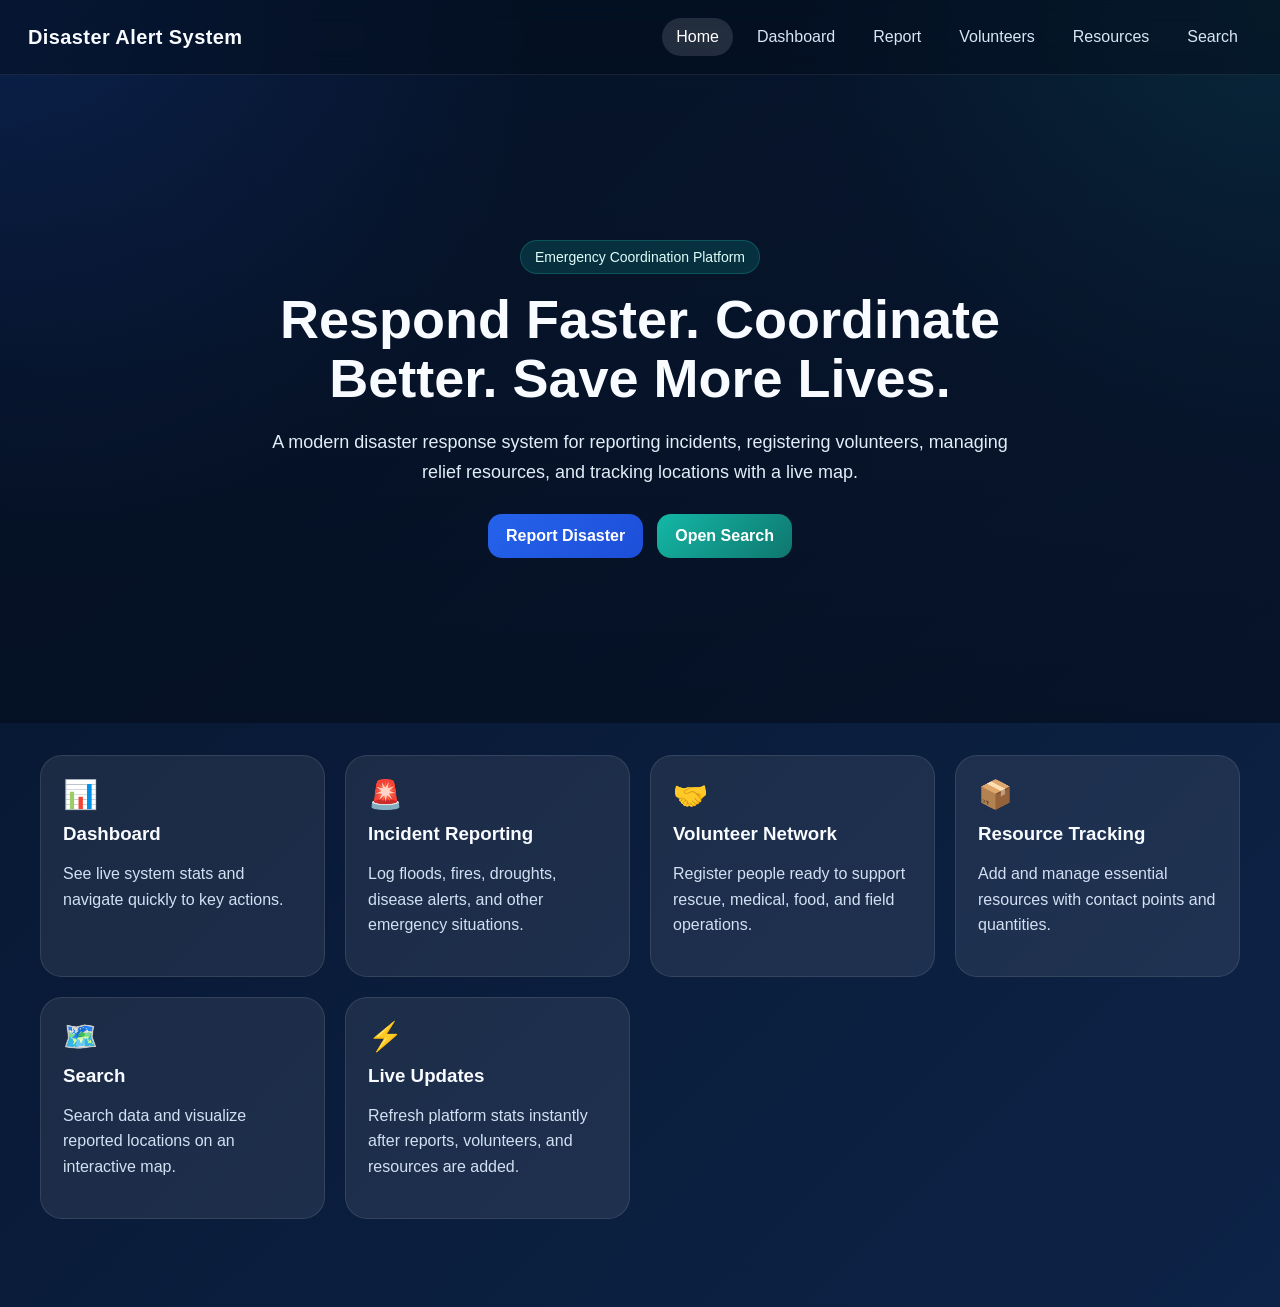
<file: frontend/index.html>
<!DOCTYPE html>
<html lang="en">
<head>
  <meta charset="UTF-8" />
  <meta name="viewport" content="width=device-width, initial-scale=1.0" />
  <title>Disaster Alert System</title>


<style>
:root {
  --bg: #06152d;
  --bg2: #0d2347;
  --panel: rgba(255, 255, 255, 0.08);
  --panel-border: rgba(255, 255, 255, 0.12);
  --text: #f8fbff;
  --muted: #d2e0f2;
  --blue: #1d4ed8;
  --blue2: #2563eb;
  --teal: #0f766e;
  --teal2: #14b8a6;
  --orange: #c2410c;
  --orange2: #f97316;
  --shadow: 0 20px 60px rgba(0, 0, 0, 0.3);
}
* { box-sizing: border-box; }
body {
  margin: 0;
  font-family: Arial, sans-serif;
  color: var(--text);
  background:
    radial-gradient(circle at top left, rgba(37, 99, 235, 0.35), transparent 30%),
    radial-gradient(circle at top right, rgba(20, 184, 166, 0.2), transparent 26%),
    linear-gradient(135deg, var(--bg), var(--bg2));
  min-height: 100vh;
}
a { text-decoration: none; color: inherit; }
.navbar {
  position: sticky;
  top: 0;
  z-index: 100;
  padding: 18px 28px;
  display: flex;
  justify-content: space-between;
  align-items: center;
  gap: 18px;
  background: rgba(4, 13, 29, 0.72);
  backdrop-filter: blur(14px);
  border-bottom: 1px solid rgba(255, 255, 255, 0.08);
}
.logo { font-size: 20px; font-weight: 700; letter-spacing: 0.4px; }
.nav-links { display: flex; flex-wrap: wrap; gap: 10px; }
.nav-links a {
  padding: 10px 14px;
  border-radius: 999px;
  color: #d9e6f7;
  transition: 0.2s ease;
}
.nav-links a:hover, .nav-links a.active {
  background: rgba(255, 255, 255, 0.12);
  color: white;
}
.hero-section {
  position: relative;
  min-height: 72vh;
  display: flex;
  align-items: center;
  justify-content: center;
  overflow: hidden;
  background:
    linear-gradient(rgba(4, 13, 29, 0.45), rgba(4, 13, 29, 0.7)),
    url('https://images.unsplash.com/photo-1527489377706-5bf97e608852?auto=format&fit=crop&w=1500&q=80') center/cover no-repeat;
}
.hero-content {
  position: relative;
  z-index: 2;
  max-width: 920px;
  text-align: center;
  padding: 24px;
}
.badge {
  display: inline-block;
  margin-bottom: 16px;
  padding: 8px 14px;
  border-radius: 999px;
  background: rgba(20, 184, 166, 0.18);
  border: 1px solid rgba(20, 184, 166, 0.28);
  color: #dffdfa;
  font-size: 14px;
}
.hero-content h1 {
  margin: 0 0 18px;
  font-size: 54px;
  line-height: 1.1;
}
.hero-content p {
  margin: 0 auto 26px;
  max-width: 760px;
  color: #e3edf9;
  font-size: 18px;
  line-height: 1.7;
}
.hero-actions {
  display: flex;
  gap: 14px;
  justify-content: center;
  flex-wrap: wrap;
}
.page-header {
  min-height: 230px;
  display: flex;
  align-items: center;
  justify-content: center;
  padding: 28px 20px;
  text-align: center;
  background: linear-gradient(135deg, rgba(29, 78, 216, 0.32), rgba(20, 184, 166, 0.16));
}
.page-header.compact { min-height: 180px; }
.page-header-content { max-width: 820px; }
.page-header h1 {
  margin: 0 0 12px;
  font-size: 42px;
}
.page-header p {
  margin: 0;
  color: #deebfb;
  font-size: 17px;
  line-height: 1.7;
}
.report-bg { background: linear-gradient(135deg, rgba(217, 70, 239, 0.18), rgba(37, 99, 235, 0.25)); }
.volunteer-bg { background: linear-gradient(135deg, rgba(20, 184, 166, 0.25), rgba(37, 99, 235, 0.18)); }
.resource-bg { background: linear-gradient(135deg, rgba(249, 115, 22, 0.2), rgba(29, 78, 216, 0.22)); }
.search-bg { background: linear-gradient(135deg, rgba(16, 185, 129, 0.18), rgba(59, 130, 246, 0.2)); }
.container {
  width: min(1200px, calc(100% - 40px));
  margin: 0 auto;
  padding: 32px 0 60px;
}
.container.narrow { width: min(800px, calc(100% - 40px)); }
.panel {
  background: var(--panel);
  border: 1px solid var(--panel-border);
  border-radius: 24px;
  padding: 24px;
  box-shadow: var(--shadow);
  backdrop-filter: blur(12px);
}
.form-panel { padding: 28px; }
.panel h2, .panel h3 { margin-top: 0; }
.panel-subtitle { color: var(--muted); margin-top: 6px; }
.top-actions, .feature-grid, .split-grid, .results-layout, .nav-cards {
  display: grid;
  gap: 20px;
}
.top-actions, .feature-grid {
  grid-template-columns: repeat(auto-fit, minmax(240px, 1fr));
  margin-bottom: 28px;
}
.split-grid {
  grid-template-columns: 1fr 1fr;
  margin-top: 28px;
}
.results-layout {
  grid-template-columns: repeat(auto-fit, minmax(280px, 1fr));
  margin-top: 24px;
}
.action-card, .feature-card, .mini-nav-card {
  background: rgba(255, 255, 255, 0.08);
  border: 1px solid rgba(255,255,255,0.1);
  border-radius: 22px;
  padding: 22px;
  transition: transform 0.2s ease, background 0.2s ease;
}
.action-card:hover, .feature-card:hover, .mini-nav-card:hover {
  transform: translateY(-4px);
  background: rgba(255, 255, 255, 0.12);
}
.feature-icon { font-size: 28px; margin-bottom: 12px; }
.action-card h3, .feature-card h3 { margin: 0 0 10px; }
.action-card p, .feature-card p, .mini-nav-card, .nice-list li {
  color: var(--muted);
  line-height: 1.6;
}
.stats-grid {
  display: grid;
  grid-template-columns: repeat(3, 1fr);
  gap: 18px;
}
.stat-card {
  padding: 24px;
  border-radius: 22px;
  color: white;
}
.stat-card span { display: block; margin-bottom: 10px; opacity: 0.9; }
.stat-card h3 { font-size: 44px; margin: 0; }
.stat-card.blue { background: linear-gradient(135deg, var(--blue), var(--blue2)); }
.stat-card.teal { background: linear-gradient(135deg, var(--teal), var(--teal2)); }
.stat-card.orange { background: linear-gradient(135deg, var(--orange), var(--orange2)); }
.panel-header {
  display: flex;
  justify-content: space-between;
  gap: 20px;
  align-items: center;
  margin-bottom: 18px;
}
.btn {
  border: none;
  padding: 13px 18px;
  border-radius: 14px;
  font-weight: 700;
  cursor: pointer;
  transition: 0.2s ease;
  display: inline-flex;
  align-items: center;
  justify-content: center;
}
.btn.primary {
  background: linear-gradient(135deg, var(--blue2), var(--blue));
  color: white;
}
.btn.secondary {
  background: linear-gradient(135deg, var(--teal2), var(--teal));
  color: white;
}
.btn:hover {
  transform: translateY(-1px);
  filter: brightness(1.05);
}
.full-width { width: 100%; }
.location-status {
  margin-bottom: 20px;
  padding: 12px 16px;
  border-radius: 14px;
  background: rgba(20, 184, 166, 0.14);
  color: #ddfffb;
  border: 1px solid rgba(20, 184, 166, 0.22);
}
.form-layout { display: grid; gap: 18px; }
.input-group { display: grid; gap: 8px; }
label { font-weight: 600; color: #edf5ff; }
input, textarea, select {
  width: 100%;
  padding: 14px 16px;
  border-radius: 16px;
  border: 1px solid rgba(255,255,255,0.12);
  background: rgba(255,255,255,0.07);
  color: white;
  font-size: 15px;
  outline: none;
}
select { color: white; }
option { color: black; }
input::placeholder, textarea::placeholder { color: #b7c8e0; }
.search-form-row {
  display: grid;
  grid-template-columns: 1fr 1fr auto;
  gap: 18px;
  align-items: end;
}
.search-button-wrap { display: flex; align-items: end; }
.map-panel { margin-top: 24px; }
#map {
  width: 100%;
  height: 460px;
  border-radius: 18px;
  overflow: hidden;
  margin-top: 12px;
}
.results-box {
  display: grid;
  gap: 14px;
  max-height: 520px;
  overflow: auto;
  padding-right: 4px;
}
.result-card {
  background: rgba(255,255,255,0.06);
  border: 1px solid rgba(255,255,255,0.1);
  border-radius: 18px;
  padding: 16px;
}
.result-card h4 { margin: 0 0 10px; color: white; }
.result-card p {
  margin: 6px 0;
  color: #d6e4f6;
  line-height: 1.5;
  word-break: break-word;
}
.empty-state { color: var(--muted); font-style: italic; }
.nice-list {
  margin: 0;
  padding-left: 18px;
  display: grid;
  gap: 10px;
}
@media (max-width: 980px) {
  .stats-grid, .split-grid, .search-form-row { grid-template-columns: 1fr; }
  .panel-header, .navbar { flex-direction: column; align-items: flex-start; }
  .hero-content h1 { font-size: 38px; }
}
@media (max-width: 640px) {
  .container { width: min(100% - 24px, 1200px); }
  .hero-content h1, .page-header h1 { font-size: 30px; }
  .nav-links { gap: 6px; }
  .nav-links a { padding: 8px 10px; font-size: 14px; }
}
</style>

</head>
<body data-page="home">
  <nav class="navbar">
    <div class="logo">Disaster Alert System</div>
    <div class="nav-links">
      <a href="index.html" class="active">Home</a>
      <a href="dashboard.html">Dashboard</a>
      <a href="report.html">Report</a>
      <a href="volunteer.html">Volunteers</a>
      <a href="resource.html">Resources</a>
      <a href="search.html">Search</a>
    </div>
  </nav>

  <header class="hero-section">
    <div class="hero-content">
      <span class="badge">Emergency Coordination Platform</span>
      <h1>Respond Faster. Coordinate Better. Save More Lives.</h1>
      <p>
        A modern disaster response system for reporting incidents, registering volunteers,
        managing relief resources, and tracking locations with a live map.
      </p>
      <div class="hero-actions">
        <a href="report.html" class="btn primary">Report Disaster</a>
        <a href="search.html" class="btn secondary">Open Search</a>
      </div>
    </div>
  </header>

  <main class="container">
    <section class="feature-grid">
      <a href="dashboard.html" class="feature-card">
        <div class="feature-icon">📊</div>
        <h3>Dashboard</h3>
        <p>See live system stats and navigate quickly to key actions.</p>
      </a>

      <a href="report.html" class="feature-card">
        <div class="feature-icon">🚨</div>
        <h3>Incident Reporting</h3>
        <p>Log floods, fires, droughts, disease alerts, and other emergency situations.</p>
      </a>

      <a href="volunteer.html" class="feature-card">
        <div class="feature-icon">🤝</div>
        <h3>Volunteer Network</h3>
        <p>Register people ready to support rescue, medical, food, and field operations.</p>
      </a>

      <a href="resource.html" class="feature-card">
        <div class="feature-icon">📦</div>
        <h3>Resource Tracking</h3>
        <p>Add and manage essential resources with contact points and quantities.</p>
      </a>

      <a href="search.html" class="feature-card">
        <div class="feature-icon">🗺️</div>
        <h3>Search</h3>
        <p>Search data and visualize reported locations on an interactive map.</p>
      </a>

      <a href="dashboard.html" class="feature-card">
        <div class="feature-icon">⚡</div>
        <h3>Live Updates</h3>
        <p>Refresh platform stats instantly after reports, volunteers, and resources are added.</p>
      </a>
    </section>
  </main>
</body>
</html>
</file>
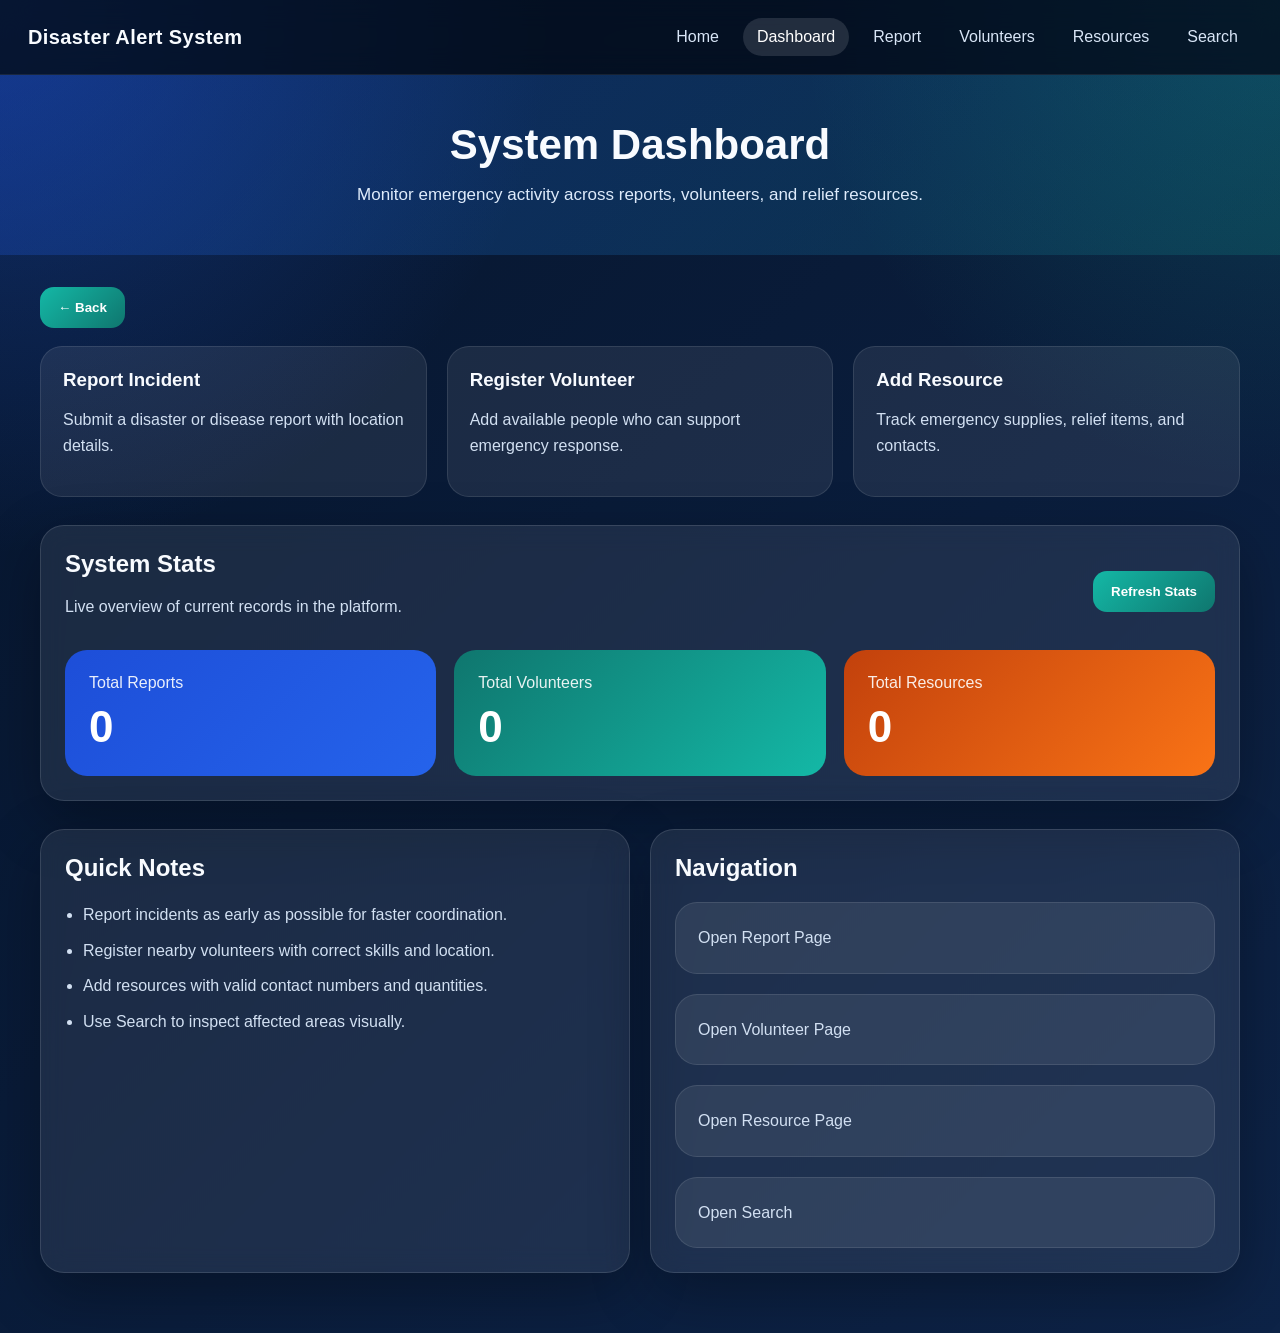
<file: frontend/dashboard.html>
<!DOCTYPE html>
<html lang="en">
<head>
  <meta charset="UTF-8" />
  <meta name="viewport" content="width=device-width, initial-scale=1.0" />
  <title>Dashboard | Disaster Alert System</title>


<style>
:root {
  --bg: #06152d;
  --bg2: #0d2347;
  --panel: rgba(255, 255, 255, 0.08);
  --panel-border: rgba(255, 255, 255, 0.12);
  --text: #f8fbff;
  --muted: #d2e0f2;
  --blue: #1d4ed8;
  --blue2: #2563eb;
  --teal: #0f766e;
  --teal2: #14b8a6;
  --orange: #c2410c;
  --orange2: #f97316;
  --shadow: 0 20px 60px rgba(0, 0, 0, 0.3);
}
* { box-sizing: border-box; }
body {
  margin: 0;
  font-family: Arial, sans-serif;
  color: var(--text);
  background:
    radial-gradient(circle at top left, rgba(37, 99, 235, 0.35), transparent 30%),
    radial-gradient(circle at top right, rgba(20, 184, 166, 0.2), transparent 26%),
    linear-gradient(135deg, var(--bg), var(--bg2));
  min-height: 100vh;
}
a { text-decoration: none; color: inherit; }
.navbar {
  position: sticky;
  top: 0;
  z-index: 100;
  padding: 18px 28px;
  display: flex;
  justify-content: space-between;
  align-items: center;
  gap: 18px;
  background: rgba(4, 13, 29, 0.72);
  backdrop-filter: blur(14px);
  border-bottom: 1px solid rgba(255, 255, 255, 0.08);
}
.logo { font-size: 20px; font-weight: 700; letter-spacing: 0.4px; }
.nav-links { display: flex; flex-wrap: wrap; gap: 10px; }
.nav-links a {
  padding: 10px 14px;
  border-radius: 999px;
  color: #d9e6f7;
  transition: 0.2s ease;
}
.nav-links a:hover, .nav-links a.active {
  background: rgba(255, 255, 255, 0.12);
  color: white;
}
.hero-section {
  position: relative;
  min-height: 72vh;
  display: flex;
  align-items: center;
  justify-content: center;
  overflow: hidden;
  background:
    linear-gradient(rgba(4, 13, 29, 0.45), rgba(4, 13, 29, 0.7)),
    url('https://images.unsplash.com/photo-1527489377706-5bf97e608852?auto=format&fit=crop&w=1500&q=80') center/cover no-repeat;
}
.hero-content {
  position: relative;
  z-index: 2;
  max-width: 920px;
  text-align: center;
  padding: 24px;
}
.badge {
  display: inline-block;
  margin-bottom: 16px;
  padding: 8px 14px;
  border-radius: 999px;
  background: rgba(20, 184, 166, 0.18);
  border: 1px solid rgba(20, 184, 166, 0.28);
  color: #dffdfa;
  font-size: 14px;
}
.hero-content h1 {
  margin: 0 0 18px;
  font-size: 54px;
  line-height: 1.1;
}
.hero-content p {
  margin: 0 auto 26px;
  max-width: 760px;
  color: #e3edf9;
  font-size: 18px;
  line-height: 1.7;
}
.hero-actions {
  display: flex;
  gap: 14px;
  justify-content: center;
  flex-wrap: wrap;
}
.page-header {
  min-height: 230px;
  display: flex;
  align-items: center;
  justify-content: center;
  padding: 28px 20px;
  text-align: center;
  background: linear-gradient(135deg, rgba(29, 78, 216, 0.32), rgba(20, 184, 166, 0.16));
}
.page-header.compact { min-height: 180px; }
.page-header-content { max-width: 820px; }
.page-header h1 {
  margin: 0 0 12px;
  font-size: 42px;
}
.page-header p {
  margin: 0;
  color: #deebfb;
  font-size: 17px;
  line-height: 1.7;
}
.report-bg { background: linear-gradient(135deg, rgba(217, 70, 239, 0.18), rgba(37, 99, 235, 0.25)); }
.volunteer-bg { background: linear-gradient(135deg, rgba(20, 184, 166, 0.25), rgba(37, 99, 235, 0.18)); }
.resource-bg { background: linear-gradient(135deg, rgba(249, 115, 22, 0.2), rgba(29, 78, 216, 0.22)); }
.search-bg { background: linear-gradient(135deg, rgba(16, 185, 129, 0.18), rgba(59, 130, 246, 0.2)); }
.container {
  width: min(1200px, calc(100% - 40px));
  margin: 0 auto;
  padding: 32px 0 60px;
}
.container.narrow { width: min(800px, calc(100% - 40px)); }
.panel {
  background: var(--panel);
  border: 1px solid var(--panel-border);
  border-radius: 24px;
  padding: 24px;
  box-shadow: var(--shadow);
  backdrop-filter: blur(12px);
}
.form-panel { padding: 28px; }
.panel h2, .panel h3 { margin-top: 0; }
.panel-subtitle { color: var(--muted); margin-top: 6px; }
.top-actions, .feature-grid, .split-grid, .results-layout, .nav-cards {
  display: grid;
  gap: 20px;
}
.top-actions, .feature-grid {
  grid-template-columns: repeat(auto-fit, minmax(240px, 1fr));
  margin-bottom: 28px;
}
.split-grid {
  grid-template-columns: 1fr 1fr;
  margin-top: 28px;
}
.results-layout {
  grid-template-columns: repeat(auto-fit, minmax(280px, 1fr));
  margin-top: 24px;
}
.action-card, .feature-card, .mini-nav-card {
  background: rgba(255, 255, 255, 0.08);
  border: 1px solid rgba(255,255,255,0.1);
  border-radius: 22px;
  padding: 22px;
  transition: transform 0.2s ease, background 0.2s ease;
}
.action-card:hover, .feature-card:hover, .mini-nav-card:hover {
  transform: translateY(-4px);
  background: rgba(255, 255, 255, 0.12);
}
.feature-icon { font-size: 28px; margin-bottom: 12px; }
.action-card h3, .feature-card h3 { margin: 0 0 10px; }
.action-card p, .feature-card p, .mini-nav-card, .nice-list li {
  color: var(--muted);
  line-height: 1.6;
}
.stats-grid {
  display: grid;
  grid-template-columns: repeat(3, 1fr);
  gap: 18px;
}
.stat-card {
  padding: 24px;
  border-radius: 22px;
  color: white;
}
.stat-card span { display: block; margin-bottom: 10px; opacity: 0.9; }
.stat-card h3 { font-size: 44px; margin: 0; }
.stat-card.blue { background: linear-gradient(135deg, var(--blue), var(--blue2)); }
.stat-card.teal { background: linear-gradient(135deg, var(--teal), var(--teal2)); }
.stat-card.orange { background: linear-gradient(135deg, var(--orange), var(--orange2)); }
.panel-header {
  display: flex;
  justify-content: space-between;
  gap: 20px;
  align-items: center;
  margin-bottom: 18px;
}
.btn {
  border: none;
  padding: 13px 18px;
  border-radius: 14px;
  font-weight: 700;
  cursor: pointer;
  transition: 0.2s ease;
  display: inline-flex;
  align-items: center;
  justify-content: center;
}
.btn.primary {
  background: linear-gradient(135deg, var(--blue2), var(--blue));
  color: white;
}
.btn.secondary {
  background: linear-gradient(135deg, var(--teal2), var(--teal));
  color: white;
}
.btn:hover {
  transform: translateY(-1px);
  filter: brightness(1.05);
}
.full-width { width: 100%; }
.location-status {
  margin-bottom: 20px;
  padding: 12px 16px;
  border-radius: 14px;
  background: rgba(20, 184, 166, 0.14);
  color: #ddfffb;
  border: 1px solid rgba(20, 184, 166, 0.22);
}
.form-layout { display: grid; gap: 18px; }
.input-group { display: grid; gap: 8px; }
label { font-weight: 600; color: #edf5ff; }
input, textarea, select {
  width: 100%;
  padding: 14px 16px;
  border-radius: 16px;
  border: 1px solid rgba(255,255,255,0.12);
  background: rgba(255,255,255,0.07);
  color: white;
  font-size: 15px;
  outline: none;
}
select { color: white; }
option { color: black; }
input::placeholder, textarea::placeholder { color: #b7c8e0; }
.search-form-row {
  display: grid;
  grid-template-columns: 1fr 1fr auto;
  gap: 18px;
  align-items: end;
}
.search-button-wrap { display: flex; align-items: end; }
.map-panel { margin-top: 24px; }
#map {
  width: 100%;
  height: 460px;
  border-radius: 18px;
  overflow: hidden;
  margin-top: 12px;
}
.results-box {
  display: grid;
  gap: 14px;
  max-height: 520px;
  overflow: auto;
  padding-right: 4px;
}
.result-card {
  background: rgba(255,255,255,0.06);
  border: 1px solid rgba(255,255,255,0.1);
  border-radius: 18px;
  padding: 16px;
}
.result-card h4 { margin: 0 0 10px; color: white; }
.result-card p {
  margin: 6px 0;
  color: #d6e4f6;
  line-height: 1.5;
  word-break: break-word;
}
.empty-state { color: var(--muted); font-style: italic; }
.nice-list {
  margin: 0;
  padding-left: 18px;
  display: grid;
  gap: 10px;
}
@media (max-width: 980px) {
  .stats-grid, .split-grid, .search-form-row { grid-template-columns: 1fr; }
  .panel-header, .navbar { flex-direction: column; align-items: flex-start; }
  .hero-content h1 { font-size: 38px; }
}
@media (max-width: 640px) {
  .container { width: min(100% - 24px, 1200px); }
  .hero-content h1, .page-header h1 { font-size: 30px; }
  .nav-links { gap: 6px; }
  .nav-links a { padding: 8px 10px; font-size: 14px; }
}
</style>

</head>
<body data-page="dashboard">
  <nav class="navbar">
    <div class="logo">Disaster Alert System</div>
    <div class="nav-links">
      <a href="index.html">Home</a>
      <a href="dashboard.html" class="active">Dashboard</a>
      <a href="report.html">Report</a>
      <a href="volunteer.html">Volunteers</a>
      <a href="resource.html">Resources</a>
      <a href="search.html">Search</a>
    </div>
  </nav>

  <header class="page-header compact">
    <div class="page-header-content">
      <h1>System Dashboard</h1>
      <p>Monitor emergency activity across reports, volunteers, and relief resources.</p>
    </div>
  </header>

  <main class="container">
    <section class="top-actions">
      <a class="action-card" href="report.html">
        <h3>Report Incident</h3>
        <p>Submit a disaster or disease report with location details.</p>
      </a>
      <a class="action-card" href="volunteer.html">
        <h3>Register Volunteer</h3>
        <p>Add available people who can support emergency response.</p>
      </a>
      <a class="action-card" href="resource.html">
        <h3>Add Resource</h3>
        <p>Track emergency supplies, relief items, and contacts.</p>
      </a>
    </section>

    <section class="panel">
      <div class="panel-header">
        <div>
          <h2>System Stats</h2>
          <p class="panel-subtitle">Live overview of current records in the platform.</p>
        </div>
        <button id="refreshStatsBtn" class="btn secondary">Refresh Stats</button>
      </div>

      <div class="stats-grid">
        <div class="stat-card blue">
          <span>Total Reports</span>
          <h3 id="reportCount">0</h3>
        </div>
        <div class="stat-card teal">
          <span>Total Volunteers</span>
          <h3 id="volunteerCount">0</h3>
        </div>
        <div class="stat-card orange">
          <span>Total Resources</span>
          <h3 id="resourceCount">0</h3>
        </div>
      </div>
    </section>

    <section class="split-grid">
      <div class="panel">
        <h2>Quick Notes</h2>
        <ul class="nice-list">
          <li>Report incidents as early as possible for faster coordination.</li>
          <li>Register nearby volunteers with correct skills and location.</li>
          <li>Add resources with valid contact numbers and quantities.</li>
          <li>Use Search to inspect affected areas visually.</li>
        </ul>
      </div>

      <div class="panel">
        <h2>Navigation</h2>
        <div class="nav-cards">
          <a href="report.html" class="mini-nav-card">Open Report Page</a>
          <a href="volunteer.html" class="mini-nav-card">Open Volunteer Page</a>
          <a href="resource.html" class="mini-nav-card">Open Resource Page</a>
          <a href="search.html" class="mini-nav-card">Open Search</a>
        </div>
      </div>
    </section>
  </main>

  <script src="./script.js"></script>
</body>
</html>
</file>
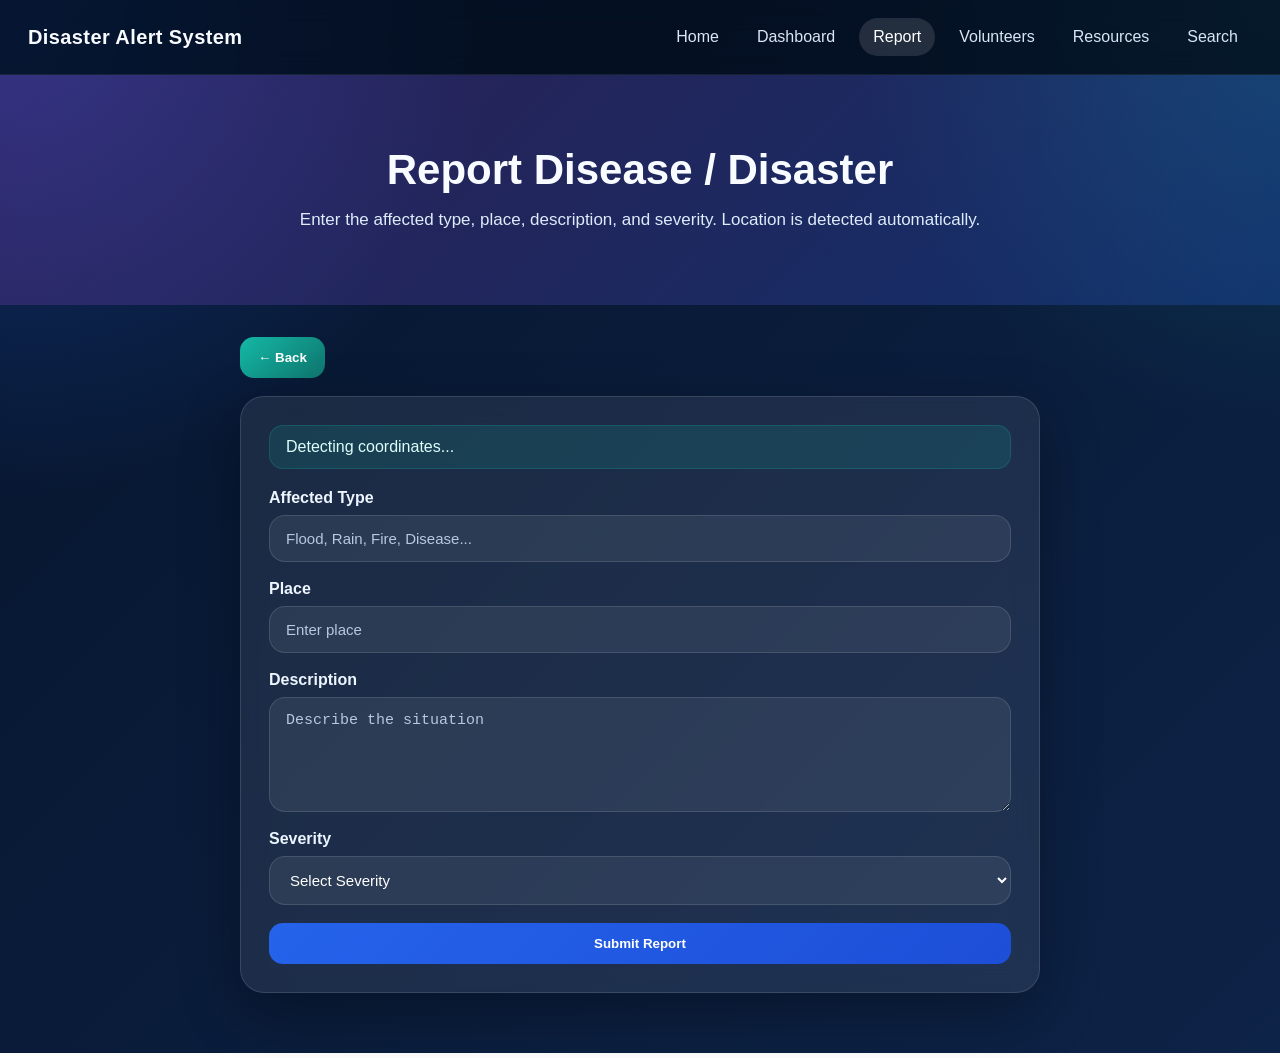
<file: frontend/report.html>
<!DOCTYPE html>
<html lang="en">
<head>
  <meta charset="UTF-8" />
  <meta name="viewport" content="width=device-width, initial-scale=1.0" />
  <title>Report Disaster | Disaster Alert System</title>


<style>
:root {
  --bg: #06152d;
  --bg2: #0d2347;
  --panel: rgba(255, 255, 255, 0.08);
  --panel-border: rgba(255, 255, 255, 0.12);
  --text: #f8fbff;
  --muted: #d2e0f2;
  --blue: #1d4ed8;
  --blue2: #2563eb;
  --teal: #0f766e;
  --teal2: #14b8a6;
  --orange: #c2410c;
  --orange2: #f97316;
  --shadow: 0 20px 60px rgba(0, 0, 0, 0.3);
}
* { box-sizing: border-box; }
body {
  margin: 0;
  font-family: Arial, sans-serif;
  color: var(--text);
  background:
    radial-gradient(circle at top left, rgba(37, 99, 235, 0.35), transparent 30%),
    radial-gradient(circle at top right, rgba(20, 184, 166, 0.2), transparent 26%),
    linear-gradient(135deg, var(--bg), var(--bg2));
  min-height: 100vh;
}
a { text-decoration: none; color: inherit; }
.navbar {
  position: sticky;
  top: 0;
  z-index: 100;
  padding: 18px 28px;
  display: flex;
  justify-content: space-between;
  align-items: center;
  gap: 18px;
  background: rgba(4, 13, 29, 0.72);
  backdrop-filter: blur(14px);
  border-bottom: 1px solid rgba(255, 255, 255, 0.08);
}
.logo { font-size: 20px; font-weight: 700; letter-spacing: 0.4px; }
.nav-links { display: flex; flex-wrap: wrap; gap: 10px; }
.nav-links a {
  padding: 10px 14px;
  border-radius: 999px;
  color: #d9e6f7;
  transition: 0.2s ease;
}
.nav-links a:hover, .nav-links a.active {
  background: rgba(255, 255, 255, 0.12);
  color: white;
}
.hero-section {
  position: relative;
  min-height: 72vh;
  display: flex;
  align-items: center;
  justify-content: center;
  overflow: hidden;
  background:
    linear-gradient(rgba(4, 13, 29, 0.45), rgba(4, 13, 29, 0.7)),
    url('https://images.unsplash.com/photo-1527489377706-5bf97e608852?auto=format&fit=crop&w=1500&q=80') center/cover no-repeat;
}
.hero-content {
  position: relative;
  z-index: 2;
  max-width: 920px;
  text-align: center;
  padding: 24px;
}
.badge {
  display: inline-block;
  margin-bottom: 16px;
  padding: 8px 14px;
  border-radius: 999px;
  background: rgba(20, 184, 166, 0.18);
  border: 1px solid rgba(20, 184, 166, 0.28);
  color: #dffdfa;
  font-size: 14px;
}
.hero-content h1 {
  margin: 0 0 18px;
  font-size: 54px;
  line-height: 1.1;
}
.hero-content p {
  margin: 0 auto 26px;
  max-width: 760px;
  color: #e3edf9;
  font-size: 18px;
  line-height: 1.7;
}
.hero-actions {
  display: flex;
  gap: 14px;
  justify-content: center;
  flex-wrap: wrap;
}
.page-header {
  min-height: 230px;
  display: flex;
  align-items: center;
  justify-content: center;
  padding: 28px 20px;
  text-align: center;
  background: linear-gradient(135deg, rgba(29, 78, 216, 0.32), rgba(20, 184, 166, 0.16));
}
.page-header.compact { min-height: 180px; }
.page-header-content { max-width: 820px; }
.page-header h1 {
  margin: 0 0 12px;
  font-size: 42px;
}
.page-header p {
  margin: 0;
  color: #deebfb;
  font-size: 17px;
  line-height: 1.7;
}
.report-bg { background: linear-gradient(135deg, rgba(217, 70, 239, 0.18), rgba(37, 99, 235, 0.25)); }
.volunteer-bg { background: linear-gradient(135deg, rgba(20, 184, 166, 0.25), rgba(37, 99, 235, 0.18)); }
.resource-bg { background: linear-gradient(135deg, rgba(249, 115, 22, 0.2), rgba(29, 78, 216, 0.22)); }
.search-bg { background: linear-gradient(135deg, rgba(16, 185, 129, 0.18), rgba(59, 130, 246, 0.2)); }
.container {
  width: min(1200px, calc(100% - 40px));
  margin: 0 auto;
  padding: 32px 0 60px;
}
.container.narrow { width: min(800px, calc(100% - 40px)); }
.panel {
  background: var(--panel);
  border: 1px solid var(--panel-border);
  border-radius: 24px;
  padding: 24px;
  box-shadow: var(--shadow);
  backdrop-filter: blur(12px);
}
.form-panel { padding: 28px; }
.panel h2, .panel h3 { margin-top: 0; }
.panel-subtitle { color: var(--muted); margin-top: 6px; }
.top-actions, .feature-grid, .split-grid, .results-layout, .nav-cards {
  display: grid;
  gap: 20px;
}
.top-actions, .feature-grid {
  grid-template-columns: repeat(auto-fit, minmax(240px, 1fr));
  margin-bottom: 28px;
}
.split-grid {
  grid-template-columns: 1fr 1fr;
  margin-top: 28px;
}
.results-layout {
  grid-template-columns: repeat(auto-fit, minmax(280px, 1fr));
  margin-top: 24px;
}
.action-card, .feature-card, .mini-nav-card {
  background: rgba(255, 255, 255, 0.08);
  border: 1px solid rgba(255,255,255,0.1);
  border-radius: 22px;
  padding: 22px;
  transition: transform 0.2s ease, background 0.2s ease;
}
.action-card:hover, .feature-card:hover, .mini-nav-card:hover {
  transform: translateY(-4px);
  background: rgba(255, 255, 255, 0.12);
}
.feature-icon { font-size: 28px; margin-bottom: 12px; }
.action-card h3, .feature-card h3 { margin: 0 0 10px; }
.action-card p, .feature-card p, .mini-nav-card, .nice-list li {
  color: var(--muted);
  line-height: 1.6;
}
.stats-grid {
  display: grid;
  grid-template-columns: repeat(3, 1fr);
  gap: 18px;
}
.stat-card {
  padding: 24px;
  border-radius: 22px;
  color: white;
}
.stat-card span { display: block; margin-bottom: 10px; opacity: 0.9; }
.stat-card h3 { font-size: 44px; margin: 0; }
.stat-card.blue { background: linear-gradient(135deg, var(--blue), var(--blue2)); }
.stat-card.teal { background: linear-gradient(135deg, var(--teal), var(--teal2)); }
.stat-card.orange { background: linear-gradient(135deg, var(--orange), var(--orange2)); }
.panel-header {
  display: flex;
  justify-content: space-between;
  gap: 20px;
  align-items: center;
  margin-bottom: 18px;
}
.btn {
  border: none;
  padding: 13px 18px;
  border-radius: 14px;
  font-weight: 700;
  cursor: pointer;
  transition: 0.2s ease;
  display: inline-flex;
  align-items: center;
  justify-content: center;
}
.btn.primary {
  background: linear-gradient(135deg, var(--blue2), var(--blue));
  color: white;
}
.btn.secondary {
  background: linear-gradient(135deg, var(--teal2), var(--teal));
  color: white;
}
.btn:hover {
  transform: translateY(-1px);
  filter: brightness(1.05);
}
.full-width { width: 100%; }
.location-status {
  margin-bottom: 20px;
  padding: 12px 16px;
  border-radius: 14px;
  background: rgba(20, 184, 166, 0.14);
  color: #ddfffb;
  border: 1px solid rgba(20, 184, 166, 0.22);
}
.form-layout { display: grid; gap: 18px; }
.input-group { display: grid; gap: 8px; }
label { font-weight: 600; color: #edf5ff; }
input, textarea, select {
  width: 100%;
  padding: 14px 16px;
  border-radius: 16px;
  border: 1px solid rgba(255,255,255,0.12);
  background: rgba(255,255,255,0.07);
  color: white;
  font-size: 15px;
  outline: none;
}
select { color: white; }
option { color: black; }
input::placeholder, textarea::placeholder { color: #b7c8e0; }
.search-form-row {
  display: grid;
  grid-template-columns: 1fr 1fr auto;
  gap: 18px;
  align-items: end;
}
.search-button-wrap { display: flex; align-items: end; }
.map-panel { margin-top: 24px; }
#map {
  width: 100%;
  height: 460px;
  border-radius: 18px;
  overflow: hidden;
  margin-top: 12px;
}
.results-box {
  display: grid;
  gap: 14px;
  max-height: 520px;
  overflow: auto;
  padding-right: 4px;
}
.result-card {
  background: rgba(255,255,255,0.06);
  border: 1px solid rgba(255,255,255,0.1);
  border-radius: 18px;
  padding: 16px;
}
.result-card h4 { margin: 0 0 10px; color: white; }
.result-card p {
  margin: 6px 0;
  color: #d6e4f6;
  line-height: 1.5;
  word-break: break-word;
}
.empty-state { color: var(--muted); font-style: italic; }
.nice-list {
  margin: 0;
  padding-left: 18px;
  display: grid;
  gap: 10px;
}
@media (max-width: 980px) {
  .stats-grid, .split-grid, .search-form-row { grid-template-columns: 1fr; }
  .panel-header, .navbar { flex-direction: column; align-items: flex-start; }
  .hero-content h1 { font-size: 38px; }
}
@media (max-width: 640px) {
  .container { width: min(100% - 24px, 1200px); }
  .hero-content h1, .page-header h1 { font-size: 30px; }
  .nav-links { gap: 6px; }
  .nav-links a { padding: 8px 10px; font-size: 14px; }
}
</style>

</head>
<body data-page="report">
  <nav class="navbar">
    <div class="logo">Disaster Alert System</div>
    <div class="nav-links">
      <a href="index.html">Home</a>
      <a href="dashboard.html">Dashboard</a>
      <a href="report.html" class="active">Report</a>
      <a href="volunteer.html">Volunteers</a>
      <a href="resource.html">Resources</a>
      <a href="search.html">Search</a>
    </div>
  </nav>

  <header class="page-header report-bg">
    <div class="page-header-content">
      <h1>Report Disease / Disaster</h1>
      <p>Enter the affected type, place, description, and severity. Location is detected automatically.</p>
    </div>
  </header>

  <main class="container narrow">
    <section class="panel form-panel">
      <div class="location-status" id="locationStatus">Detecting coordinates...</div>

      <form id="reportForm" class="form-layout">
        <div class="input-group">
          <label for="disasterType">Affected Type</label>
          <input type="text" id="disasterType" placeholder="Flood, Rain, Fire, Disease..." required />
        </div>

        <div class="input-group">
          <label for="reportPlace">Place</label>
          <input type="text" id="reportPlace" placeholder="Enter place" required />
        </div>

        <div class="input-group">
          <label for="description">Description</label>
          <textarea id="description" rows="5" placeholder="Describe the situation" required></textarea>
        </div>

        <div class="input-group">
          <label for="severity">Severity</label>
          <select id="severity" required>
            <option value="">Select Severity</option>
            <option value="Low">Low</option>
            <option value="Medium">Medium</option>
            <option value="High">High</option>
          </select>
        </div>

        <button type="submit" class="btn primary full-width">Submit Report</button>
      </form>
    </section>
  </main>

  <script src="./script.js"></script>
</body>
</html>
</file>
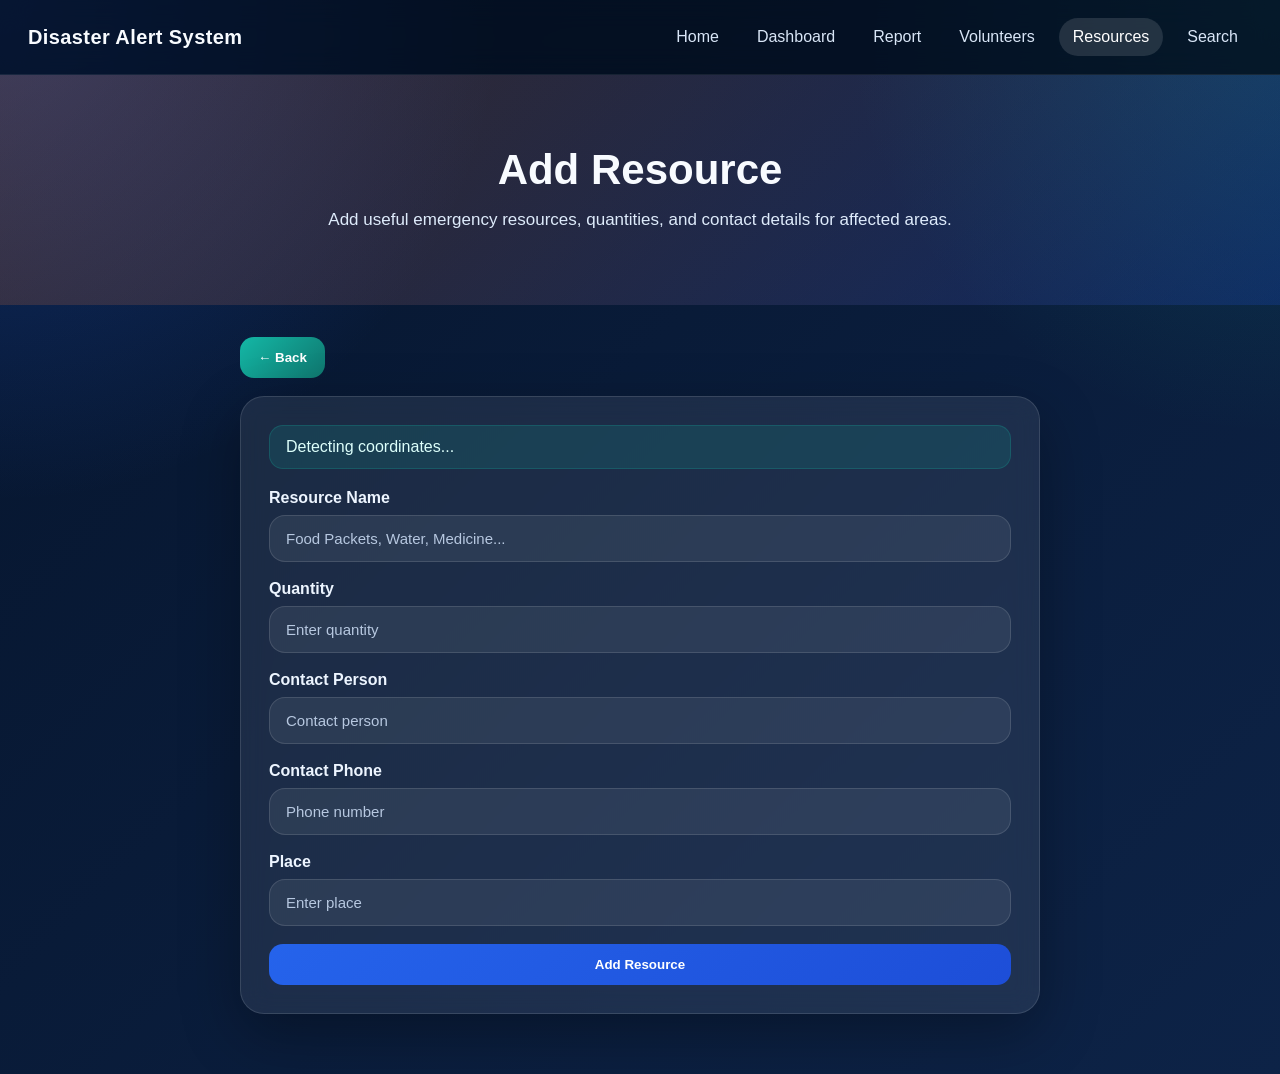
<file: frontend/resource.html>
<!DOCTYPE html>
<html lang="en">
<head>
  <meta charset="UTF-8" />
  <meta name="viewport" content="width=device-width, initial-scale=1.0" />
  <title>Add Resource | Disaster Alert System</title>


<style>
:root {
  --bg: #06152d;
  --bg2: #0d2347;
  --panel: rgba(255, 255, 255, 0.08);
  --panel-border: rgba(255, 255, 255, 0.12);
  --text: #f8fbff;
  --muted: #d2e0f2;
  --blue: #1d4ed8;
  --blue2: #2563eb;
  --teal: #0f766e;
  --teal2: #14b8a6;
  --orange: #c2410c;
  --orange2: #f97316;
  --shadow: 0 20px 60px rgba(0, 0, 0, 0.3);
}
* { box-sizing: border-box; }
body {
  margin: 0;
  font-family: Arial, sans-serif;
  color: var(--text);
  background:
    radial-gradient(circle at top left, rgba(37, 99, 235, 0.35), transparent 30%),
    radial-gradient(circle at top right, rgba(20, 184, 166, 0.2), transparent 26%),
    linear-gradient(135deg, var(--bg), var(--bg2));
  min-height: 100vh;
}
a { text-decoration: none; color: inherit; }
.navbar {
  position: sticky;
  top: 0;
  z-index: 100;
  padding: 18px 28px;
  display: flex;
  justify-content: space-between;
  align-items: center;
  gap: 18px;
  background: rgba(4, 13, 29, 0.72);
  backdrop-filter: blur(14px);
  border-bottom: 1px solid rgba(255, 255, 255, 0.08);
}
.logo { font-size: 20px; font-weight: 700; letter-spacing: 0.4px; }
.nav-links { display: flex; flex-wrap: wrap; gap: 10px; }
.nav-links a {
  padding: 10px 14px;
  border-radius: 999px;
  color: #d9e6f7;
  transition: 0.2s ease;
}
.nav-links a:hover, .nav-links a.active {
  background: rgba(255, 255, 255, 0.12);
  color: white;
}
.hero-section {
  position: relative;
  min-height: 72vh;
  display: flex;
  align-items: center;
  justify-content: center;
  overflow: hidden;
  background:
    linear-gradient(rgba(4, 13, 29, 0.45), rgba(4, 13, 29, 0.7)),
    url('https://images.unsplash.com/photo-1527489377706-5bf97e608852?auto=format&fit=crop&w=1500&q=80') center/cover no-repeat;
}
.hero-content {
  position: relative;
  z-index: 2;
  max-width: 920px;
  text-align: center;
  padding: 24px;
}
.badge {
  display: inline-block;
  margin-bottom: 16px;
  padding: 8px 14px;
  border-radius: 999px;
  background: rgba(20, 184, 166, 0.18);
  border: 1px solid rgba(20, 184, 166, 0.28);
  color: #dffdfa;
  font-size: 14px;
}
.hero-content h1 {
  margin: 0 0 18px;
  font-size: 54px;
  line-height: 1.1;
}
.hero-content p {
  margin: 0 auto 26px;
  max-width: 760px;
  color: #e3edf9;
  font-size: 18px;
  line-height: 1.7;
}
.hero-actions {
  display: flex;
  gap: 14px;
  justify-content: center;
  flex-wrap: wrap;
}
.page-header {
  min-height: 230px;
  display: flex;
  align-items: center;
  justify-content: center;
  padding: 28px 20px;
  text-align: center;
  background: linear-gradient(135deg, rgba(29, 78, 216, 0.32), rgba(20, 184, 166, 0.16));
}
.page-header.compact { min-height: 180px; }
.page-header-content { max-width: 820px; }
.page-header h1 {
  margin: 0 0 12px;
  font-size: 42px;
}
.page-header p {
  margin: 0;
  color: #deebfb;
  font-size: 17px;
  line-height: 1.7;
}
.report-bg { background: linear-gradient(135deg, rgba(217, 70, 239, 0.18), rgba(37, 99, 235, 0.25)); }
.volunteer-bg { background: linear-gradient(135deg, rgba(20, 184, 166, 0.25), rgba(37, 99, 235, 0.18)); }
.resource-bg { background: linear-gradient(135deg, rgba(249, 115, 22, 0.2), rgba(29, 78, 216, 0.22)); }
.search-bg { background: linear-gradient(135deg, rgba(16, 185, 129, 0.18), rgba(59, 130, 246, 0.2)); }
.container {
  width: min(1200px, calc(100% - 40px));
  margin: 0 auto;
  padding: 32px 0 60px;
}
.container.narrow { width: min(800px, calc(100% - 40px)); }
.panel {
  background: var(--panel);
  border: 1px solid var(--panel-border);
  border-radius: 24px;
  padding: 24px;
  box-shadow: var(--shadow);
  backdrop-filter: blur(12px);
}
.form-panel { padding: 28px; }
.panel h2, .panel h3 { margin-top: 0; }
.panel-subtitle { color: var(--muted); margin-top: 6px; }
.top-actions, .feature-grid, .split-grid, .results-layout, .nav-cards {
  display: grid;
  gap: 20px;
}
.top-actions, .feature-grid {
  grid-template-columns: repeat(auto-fit, minmax(240px, 1fr));
  margin-bottom: 28px;
}
.split-grid {
  grid-template-columns: 1fr 1fr;
  margin-top: 28px;
}
.results-layout {
  grid-template-columns: repeat(auto-fit, minmax(280px, 1fr));
  margin-top: 24px;
}
.action-card, .feature-card, .mini-nav-card {
  background: rgba(255, 255, 255, 0.08);
  border: 1px solid rgba(255,255,255,0.1);
  border-radius: 22px;
  padding: 22px;
  transition: transform 0.2s ease, background 0.2s ease;
}
.action-card:hover, .feature-card:hover, .mini-nav-card:hover {
  transform: translateY(-4px);
  background: rgba(255, 255, 255, 0.12);
}
.feature-icon { font-size: 28px; margin-bottom: 12px; }
.action-card h3, .feature-card h3 { margin: 0 0 10px; }
.action-card p, .feature-card p, .mini-nav-card, .nice-list li {
  color: var(--muted);
  line-height: 1.6;
}
.stats-grid {
  display: grid;
  grid-template-columns: repeat(3, 1fr);
  gap: 18px;
}
.stat-card {
  padding: 24px;
  border-radius: 22px;
  color: white;
}
.stat-card span { display: block; margin-bottom: 10px; opacity: 0.9; }
.stat-card h3 { font-size: 44px; margin: 0; }
.stat-card.blue { background: linear-gradient(135deg, var(--blue), var(--blue2)); }
.stat-card.teal { background: linear-gradient(135deg, var(--teal), var(--teal2)); }
.stat-card.orange { background: linear-gradient(135deg, var(--orange), var(--orange2)); }
.panel-header {
  display: flex;
  justify-content: space-between;
  gap: 20px;
  align-items: center;
  margin-bottom: 18px;
}
.btn {
  border: none;
  padding: 13px 18px;
  border-radius: 14px;
  font-weight: 700;
  cursor: pointer;
  transition: 0.2s ease;
  display: inline-flex;
  align-items: center;
  justify-content: center;
}
.btn.primary {
  background: linear-gradient(135deg, var(--blue2), var(--blue));
  color: white;
}
.btn.secondary {
  background: linear-gradient(135deg, var(--teal2), var(--teal));
  color: white;
}
.btn:hover {
  transform: translateY(-1px);
  filter: brightness(1.05);
}
.full-width { width: 100%; }
.location-status {
  margin-bottom: 20px;
  padding: 12px 16px;
  border-radius: 14px;
  background: rgba(20, 184, 166, 0.14);
  color: #ddfffb;
  border: 1px solid rgba(20, 184, 166, 0.22);
}
.form-layout { display: grid; gap: 18px; }
.input-group { display: grid; gap: 8px; }
label { font-weight: 600; color: #edf5ff; }
input, textarea, select {
  width: 100%;
  padding: 14px 16px;
  border-radius: 16px;
  border: 1px solid rgba(255,255,255,0.12);
  background: rgba(255,255,255,0.07);
  color: white;
  font-size: 15px;
  outline: none;
}
select { color: white; }
option { color: black; }
input::placeholder, textarea::placeholder { color: #b7c8e0; }
.search-form-row {
  display: grid;
  grid-template-columns: 1fr 1fr auto;
  gap: 18px;
  align-items: end;
}
.search-button-wrap { display: flex; align-items: end; }
.map-panel { margin-top: 24px; }
#map {
  width: 100%;
  height: 460px;
  border-radius: 18px;
  overflow: hidden;
  margin-top: 12px;
}
.results-box {
  display: grid;
  gap: 14px;
  max-height: 520px;
  overflow: auto;
  padding-right: 4px;
}
.result-card {
  background: rgba(255,255,255,0.06);
  border: 1px solid rgba(255,255,255,0.1);
  border-radius: 18px;
  padding: 16px;
}
.result-card h4 { margin: 0 0 10px; color: white; }
.result-card p {
  margin: 6px 0;
  color: #d6e4f6;
  line-height: 1.5;
  word-break: break-word;
}
.empty-state { color: var(--muted); font-style: italic; }
.nice-list {
  margin: 0;
  padding-left: 18px;
  display: grid;
  gap: 10px;
}
@media (max-width: 980px) {
  .stats-grid, .split-grid, .search-form-row { grid-template-columns: 1fr; }
  .panel-header, .navbar { flex-direction: column; align-items: flex-start; }
  .hero-content h1 { font-size: 38px; }
}
@media (max-width: 640px) {
  .container { width: min(100% - 24px, 1200px); }
  .hero-content h1, .page-header h1 { font-size: 30px; }
  .nav-links { gap: 6px; }
  .nav-links a { padding: 8px 10px; font-size: 14px; }
}
</style>

</head>
<body data-page="resource">
  <nav class="navbar">
    <div class="logo">Disaster Alert System</div>
    <div class="nav-links">
      <a href="index.html">Home</a>
      <a href="dashboard.html">Dashboard</a>
      <a href="report.html">Report</a>
      <a href="volunteer.html">Volunteers</a>
      <a href="resource.html" class="active">Resources</a>
      <a href="search.html">Search</a>
    </div>
  </nav>

  <header class="page-header resource-bg">
    <div class="page-header-content">
      <h1>Add Resource</h1>
      <p>Add useful emergency resources, quantities, and contact details for affected areas.</p>
    </div>
  </header>

  <main class="container narrow">
    <section class="panel form-panel">
      <div class="location-status" id="locationStatus">Detecting coordinates...</div>

      <form id="resourceForm" class="form-layout">
        <div class="input-group">
          <label for="resourceName">Resource Name</label>
          <input type="text" id="resourceName" placeholder="Food Packets, Water, Medicine..." required />
        </div>

        <div class="input-group">
          <label for="quantity">Quantity</label>
          <input type="number" id="quantity" placeholder="Enter quantity" required />
        </div>

        <div class="input-group">
          <label for="contactPerson">Contact Person</label>
          <input type="text" id="contactPerson" placeholder="Contact person" required />
        </div>

        <div class="input-group">
          <label for="contactPhone">Contact Phone</label>
          <input type="text" id="contactPhone" placeholder="Phone number" required />
        </div>

        <div class="input-group">
          <label for="resourcePlace">Place</label>
          <input type="text" id="resourcePlace" placeholder="Enter place" required />
        </div>

        <button type="submit" class="btn primary full-width">Add Resource</button>
      </form>
    </section>
  </main>

  <script src="./script.js"></script>
</body>
</html>
</file>
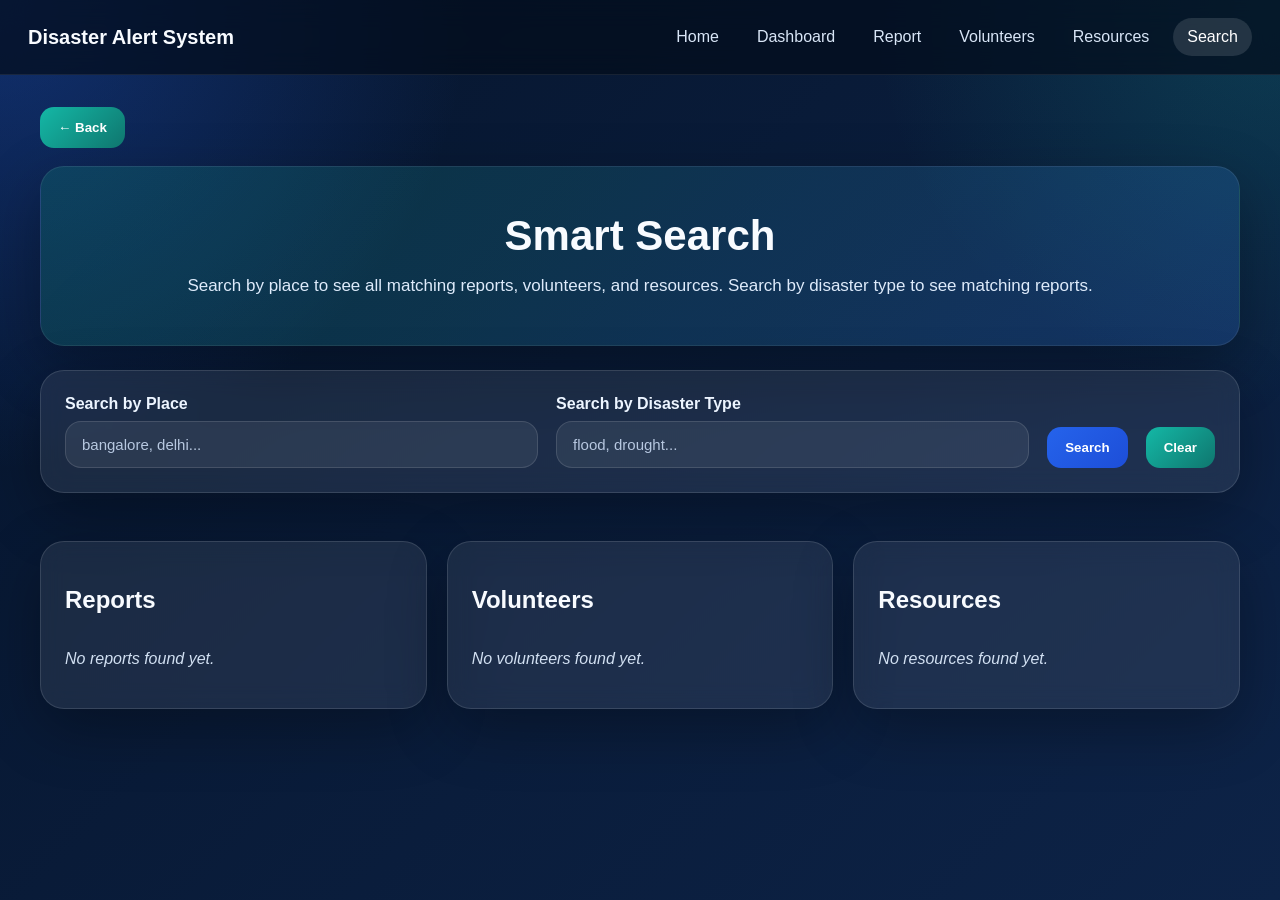
<file: frontend/search.html>
<!DOCTYPE html>
<html lang="en">
<head>
  <meta charset="UTF-8" />
  <meta name="viewport" content="width=device-width, initial-scale=1.0" />
  <title>Search | Disaster Alert System</title>
  <style>
    :root {
      --bg: #06152d;
      --bg2: #0d2347;
      --panel: rgba(255, 255, 255, 0.08);
      --panel-border: rgba(255, 255, 255, 0.12);
      --text: #f8fbff;
      --muted: #d2e0f2;
      --blue: #1d4ed8;
      --blue2: #2563eb;
      --teal: #0f766e;
      --teal2: #14b8a6;
      --shadow: 0 20px 60px rgba(0, 0, 0, 0.3);
    }
    * { box-sizing: border-box; }
    body {
      margin: 0;
      font-family: Arial, sans-serif;
      color: var(--text);
      background:
        radial-gradient(circle at top left, rgba(37, 99, 235, 0.35), transparent 30%),
        radial-gradient(circle at top right, rgba(20, 184, 166, 0.2), transparent 26%),
        linear-gradient(135deg, var(--bg), var(--bg2));
      min-height: 100vh;
    }
    a { text-decoration: none; color: inherit; }
    .navbar {
      position: sticky;
      top: 0;
      z-index: 100;
      padding: 18px 28px;
      display: flex;
      justify-content: space-between;
      align-items: center;
      gap: 18px;
      background: rgba(4, 13, 29, 0.72);
      backdrop-filter: blur(14px);
      border-bottom: 1px solid rgba(255, 255, 255, 0.08);
    }
    .logo { font-size: 20px; font-weight: 700; }
    .nav-links { display: flex; flex-wrap: wrap; gap: 10px; }
    .nav-links a {
      padding: 10px 14px;
      border-radius: 999px;
      color: #d9e6f7;
    }
    .nav-links a.active,
    .nav-links a:hover {
      background: rgba(255, 255, 255, 0.12);
      color: white;
    }
    .container {
      width: min(1200px, calc(100% - 40px));
      margin: 0 auto;
      padding: 32px 0 60px;
    }
    .page-header {
      min-height: 180px;
      display: flex;
      align-items: center;
      justify-content: center;
      padding: 28px 20px;
      text-align: center;
      background: linear-gradient(135deg, rgba(16, 185, 129, 0.18), rgba(59, 130, 246, 0.2));
      border-radius: 24px;
      border: 1px solid rgba(255,255,255,0.08);
      box-shadow: var(--shadow);
    }
    .page-header h1 { margin: 0 0 12px; font-size: 42px; }
    .page-header p { margin: 0; color: #deebfb; font-size: 17px; line-height: 1.7; }
    .panel {
      background: var(--panel);
      border: 1px solid var(--panel-border);
      border-radius: 24px;
      padding: 24px;
      box-shadow: var(--shadow);
      backdrop-filter: blur(12px);
      margin-top: 24px;
    }
    .btn {
      border: none;
      padding: 13px 18px;
      border-radius: 14px;
      font-weight: 700;
      cursor: pointer;
      display: inline-flex;
      align-items: center;
      justify-content: center;
    }
    .btn.primary {
      background: linear-gradient(135deg, var(--blue2), var(--blue));
      color: white;
    }
    .btn.secondary {
      background: linear-gradient(135deg, var(--teal2), var(--teal));
      color: white;
    }
    .search-form-row {
      display: grid;
      grid-template-columns: 1fr 1fr auto auto;
      gap: 18px;
      align-items: end;
    }
    .input-group { display: grid; gap: 8px; }
    label { font-weight: 600; color: #edf5ff; }
    input {
      width: 100%;
      padding: 14px 16px;
      border-radius: 16px;
      border: 1px solid rgba(255,255,255,0.12);
      background: rgba(255,255,255,0.07);
      color: white;
      font-size: 15px;
      outline: none;
    }
    input::placeholder { color: #b7c8e0; }
    .results-layout {
      display: grid;
      grid-template-columns: repeat(auto-fit, minmax(280px, 1fr));
      gap: 20px;
      margin-top: 24px;
    }
    .results-box {
      display: grid;
      gap: 14px;
      max-height: 560px;
      overflow: auto;
      padding-right: 4px;
    }
    .result-card {
      background: rgba(255,255,255,0.06);
      border: 1px solid rgba(255,255,255,0.1);
      border-radius: 18px;
      padding: 16px;
    }
    .result-card h4 { margin: 0 0 10px; color: white; }
    .result-card p { margin: 6px 0; color: #d6e4f6; line-height: 1.5; word-break: break-word; }
    .empty-state { color: var(--muted); font-style: italic; }
    @media (max-width: 980px) {
      .search-form-row { grid-template-columns: 1fr; }
      .navbar { flex-direction: column; align-items: flex-start; }
    }
  </style>
</head>
<body>
  <nav class="navbar">
    <div class="logo">Disaster Alert System</div>
    <div class="nav-links">
      <a href="index.html">Home</a>
      <a href="dashboard.html">Dashboard</a>
      <a href="report.html">Report</a>
      <a href="volunteer.html">Volunteers</a>
      <a href="resource.html">Resources</a>
      <a href="search.html" class="active">Search</a>
    </div>
  </nav>

  <main class="container">
    <div style="margin-bottom: 18px;">
      <button class="btn secondary" type="button" onclick="goBack()">← Back</button>
    </div>

    <section class="page-header">
      <div>
        <h1>Smart Search</h1>
        <p>Search by place to see all matching reports, volunteers, and resources. Search by disaster type to see matching reports.</p>
      </div>
    </section>

    <section class="panel">
      <div class="search-form-row">
        <div class="input-group">
          <label for="searchPlace">Search by Place</label>
          <input type="text" id="searchPlace" placeholder="bangalore, delhi..." />
        </div>

        <div class="input-group">
          <label for="searchDisasterType">Search by Disaster Type</label>
          <input type="text" id="searchDisasterType" placeholder="flood, drought..." />
        </div>

        <button id="searchBtn" class="btn primary" type="button">Search</button>
        <button id="clearSearchBtn" class="btn secondary" type="button">Clear</button>
      </div>
    </section>

    <section class="results-layout">
      <div class="panel">
        <h2>Reports</h2>
        <div id="reportsResults" class="results-box">
          <p class="empty-state">No reports found yet.</p>
        </div>
      </div>

      <div class="panel">
        <h2>Volunteers</h2>
        <div id="volunteersResults" class="results-box">
          <p class="empty-state">No volunteers found yet.</p>
        </div>
      </div>

      <div class="panel">
        <h2>Resources</h2>
        <div id="resourcesResults" class="results-box">
          <p class="empty-state">No resources found yet.</p>
        </div>
      </div>
    </section>
  </main>

  <script>
    const API_BASE = "http://localhost:8080/api";

    function goBack() {
      if (window.history.length > 1) {
        window.history.back();
      } else {
        window.location.href = "index.html";
      }
    }

    async function fetchJson(url) {
      const response = await fetch(url);
      const text = await response.text();

      let data = null;
      try {
        data = text ? JSON.parse(text) : null;
      } catch {
        data = { raw: text };
      }

      if (!response.ok) {
        throw new Error(data?.error || data?.message || data?.raw || `Request failed with status ${response.status}`);
      }

      return data;
    }

    function renderList(elementId, items, renderer, emptyMessage) {
      const el = document.getElementById(elementId);
      if (!el) return;

      if (!items || items.length === 0) {
        el.innerHTML = `<p class="empty-state">${emptyMessage}</p>`;
        return;
      }

      el.innerHTML = items.map(renderer).join("");
    }

    function reportCard(item) {
      return `
        <div class="result-card">
          <h4>${item.disaster_type || "Unknown"}</h4>
          <p><strong>Place:</strong> ${item.place || "N/A"}</p>
          <p><strong>Description:</strong> ${item.description || "N/A"}</p>
          <p><strong>Severity:</strong> ${item.severity || "N/A"}</p>
          <p><strong>Latitude:</strong> ${item.latitude ?? "N/A"}</p>
          <p><strong>Longitude:</strong> ${item.longitude ?? "N/A"}</p>
          <p><strong>Created At:</strong> ${item.created_at || "N/A"}</p>
        </div>
      `;
    }

    function volunteerCard(item) {
      return `
        <div class="result-card">
          <h4>${item.name || "Unknown"}</h4>
          <p><strong>Phone:</strong> ${item.phone || "N/A"}</p>
          <p><strong>Skill:</strong> ${item.skill || "N/A"}</p>
          <p><strong>Place:</strong> ${item.place || "N/A"}</p>
          <p><strong>Latitude:</strong> ${item.latitude ?? "N/A"}</p>
          <p><strong>Longitude:</strong> ${item.longitude ?? "N/A"}</p>
          <p><strong>Created At:</strong> ${item.created_at || "N/A"}</p>
        </div>
      `;
    }

    function resourceCard(item) {
      return `
        <div class="result-card">
          <h4>${item.resource_name || "Unknown"}</h4>
          <p><strong>Quantity:</strong> ${item.quantity ?? "N/A"}</p>
          <p><strong>Contact Person:</strong> ${item.contact_person || "N/A"}</p>
          <p><strong>Contact Phone:</strong> ${item.contact_phone || "N/A"}</p>
          <p><strong>Place:</strong> ${item.place || "N/A"}</p>
          <p><strong>Latitude:</strong> ${item.latitude ?? "N/A"}</p>
          <p><strong>Longitude:</strong> ${item.longitude ?? "N/A"}</p>
          <p><strong>Created At:</strong> ${item.created_at || "N/A"}</p>
        </div>
      `;
    }

    async function handleSearch() {
      const place = document.getElementById("searchPlace").value.trim();
      const disasterType = document.getElementById("searchDisasterType").value.trim();

      const url = new URL(`${API_BASE}/search`);
      if (place) url.searchParams.append("place", place);
      if (disasterType) url.searchParams.append("disaster_type", disasterType);

      try {
        const data = await fetchJson(url.toString());
        renderList("reportsResults", data.reports || [], reportCard, "No matching reports found.");
        renderList("volunteersResults", data.volunteers || [], volunteerCard, "No matching volunteers found.");
        renderList("resourcesResults", data.resources || [], resourceCard, "No matching resources found.");
      } catch (error) {
        alert(`Search failed: ${error.message}`);
      }
    }

    function clearSearch() {
      document.getElementById("searchPlace").value = "";
      document.getElementById("searchDisasterType").value = "";
      document.getElementById("reportsResults").innerHTML = `<p class="empty-state">No reports found yet.</p>`;
      document.getElementById("volunteersResults").innerHTML = `<p class="empty-state">No volunteers found yet.</p>`;
      document.getElementById("resourcesResults").innerHTML = `<p class="empty-state">No resources found yet.</p>`;
    }

    document.getElementById("searchBtn").addEventListener("click", handleSearch);
    document.getElementById("clearSearchBtn").addEventListener("click", clearSearch);
  </script>
</body>
</html>
</file>
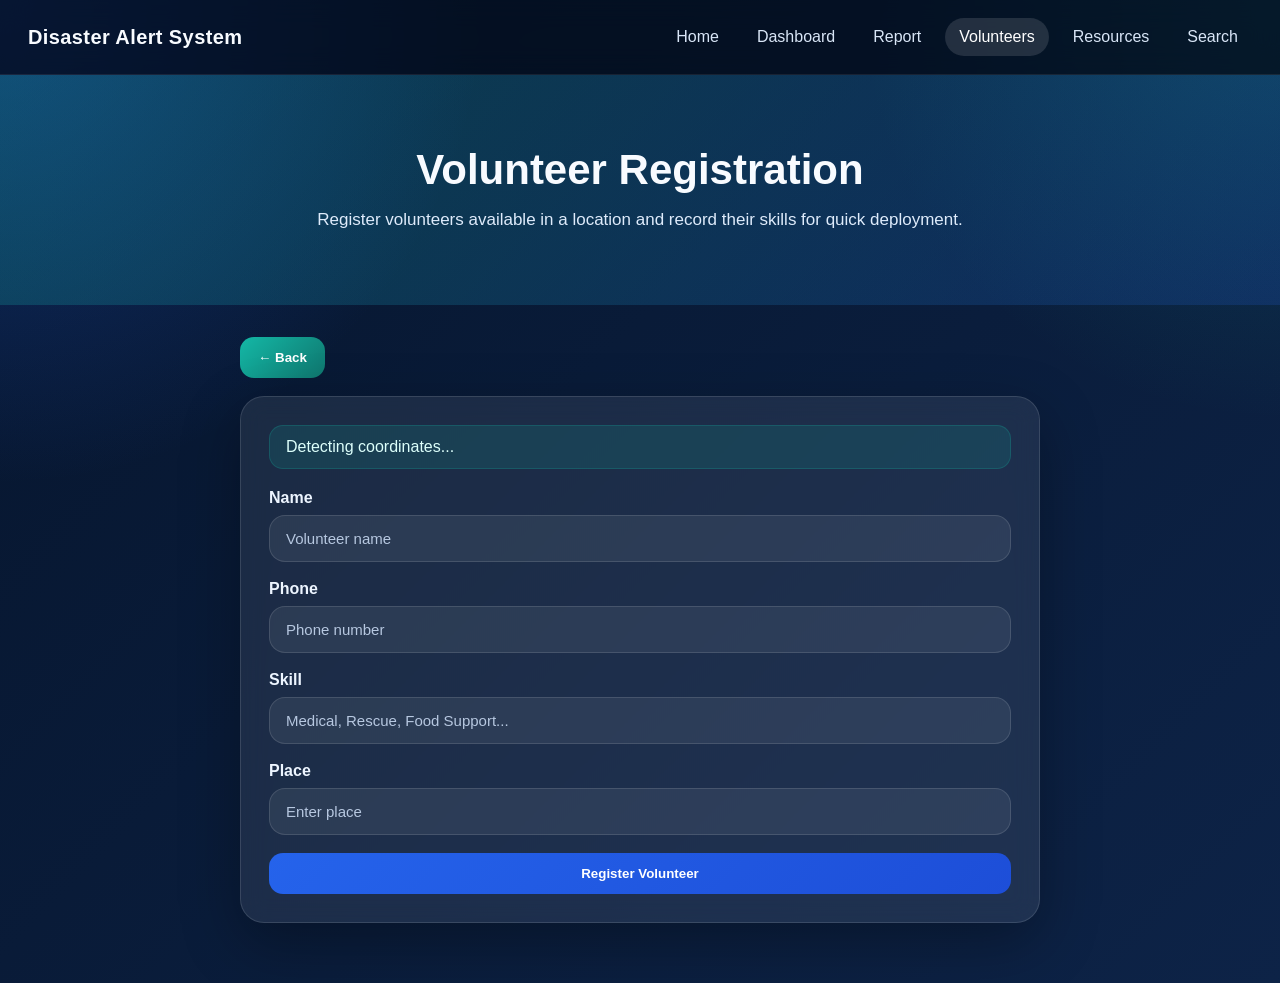
<file: frontend/volunteer.html>
<!DOCTYPE html>
<html lang="en">
<head>
  <meta charset="UTF-8" />
  <meta name="viewport" content="width=device-width, initial-scale=1.0" />
  <title>Volunteer Registration | Disaster Alert System</title>


<style>
:root {
  --bg: #06152d;
  --bg2: #0d2347;
  --panel: rgba(255, 255, 255, 0.08);
  --panel-border: rgba(255, 255, 255, 0.12);
  --text: #f8fbff;
  --muted: #d2e0f2;
  --blue: #1d4ed8;
  --blue2: #2563eb;
  --teal: #0f766e;
  --teal2: #14b8a6;
  --orange: #c2410c;
  --orange2: #f97316;
  --shadow: 0 20px 60px rgba(0, 0, 0, 0.3);
}
* { box-sizing: border-box; }
body {
  margin: 0;
  font-family: Arial, sans-serif;
  color: var(--text);
  background:
    radial-gradient(circle at top left, rgba(37, 99, 235, 0.35), transparent 30%),
    radial-gradient(circle at top right, rgba(20, 184, 166, 0.2), transparent 26%),
    linear-gradient(135deg, var(--bg), var(--bg2));
  min-height: 100vh;
}
a { text-decoration: none; color: inherit; }
.navbar {
  position: sticky;
  top: 0;
  z-index: 100;
  padding: 18px 28px;
  display: flex;
  justify-content: space-between;
  align-items: center;
  gap: 18px;
  background: rgba(4, 13, 29, 0.72);
  backdrop-filter: blur(14px);
  border-bottom: 1px solid rgba(255, 255, 255, 0.08);
}
.logo { font-size: 20px; font-weight: 700; letter-spacing: 0.4px; }
.nav-links { display: flex; flex-wrap: wrap; gap: 10px; }
.nav-links a {
  padding: 10px 14px;
  border-radius: 999px;
  color: #d9e6f7;
  transition: 0.2s ease;
}
.nav-links a:hover, .nav-links a.active {
  background: rgba(255, 255, 255, 0.12);
  color: white;
}
.hero-section {
  position: relative;
  min-height: 72vh;
  display: flex;
  align-items: center;
  justify-content: center;
  overflow: hidden;
  background:
    linear-gradient(rgba(4, 13, 29, 0.45), rgba(4, 13, 29, 0.7)),
    url('https://images.unsplash.com/photo-1527489377706-5bf97e608852?auto=format&fit=crop&w=1500&q=80') center/cover no-repeat;
}
.hero-content {
  position: relative;
  z-index: 2;
  max-width: 920px;
  text-align: center;
  padding: 24px;
}
.badge {
  display: inline-block;
  margin-bottom: 16px;
  padding: 8px 14px;
  border-radius: 999px;
  background: rgba(20, 184, 166, 0.18);
  border: 1px solid rgba(20, 184, 166, 0.28);
  color: #dffdfa;
  font-size: 14px;
}
.hero-content h1 {
  margin: 0 0 18px;
  font-size: 54px;
  line-height: 1.1;
}
.hero-content p {
  margin: 0 auto 26px;
  max-width: 760px;
  color: #e3edf9;
  font-size: 18px;
  line-height: 1.7;
}
.hero-actions {
  display: flex;
  gap: 14px;
  justify-content: center;
  flex-wrap: wrap;
}
.page-header {
  min-height: 230px;
  display: flex;
  align-items: center;
  justify-content: center;
  padding: 28px 20px;
  text-align: center;
  background: linear-gradient(135deg, rgba(29, 78, 216, 0.32), rgba(20, 184, 166, 0.16));
}
.page-header.compact { min-height: 180px; }
.page-header-content { max-width: 820px; }
.page-header h1 {
  margin: 0 0 12px;
  font-size: 42px;
}
.page-header p {
  margin: 0;
  color: #deebfb;
  font-size: 17px;
  line-height: 1.7;
}
.report-bg { background: linear-gradient(135deg, rgba(217, 70, 239, 0.18), rgba(37, 99, 235, 0.25)); }
.volunteer-bg { background: linear-gradient(135deg, rgba(20, 184, 166, 0.25), rgba(37, 99, 235, 0.18)); }
.resource-bg { background: linear-gradient(135deg, rgba(249, 115, 22, 0.2), rgba(29, 78, 216, 0.22)); }
.search-bg { background: linear-gradient(135deg, rgba(16, 185, 129, 0.18), rgba(59, 130, 246, 0.2)); }
.container {
  width: min(1200px, calc(100% - 40px));
  margin: 0 auto;
  padding: 32px 0 60px;
}
.container.narrow { width: min(800px, calc(100% - 40px)); }
.panel {
  background: var(--panel);
  border: 1px solid var(--panel-border);
  border-radius: 24px;
  padding: 24px;
  box-shadow: var(--shadow);
  backdrop-filter: blur(12px);
}
.form-panel { padding: 28px; }
.panel h2, .panel h3 { margin-top: 0; }
.panel-subtitle { color: var(--muted); margin-top: 6px; }
.top-actions, .feature-grid, .split-grid, .results-layout, .nav-cards {
  display: grid;
  gap: 20px;
}
.top-actions, .feature-grid {
  grid-template-columns: repeat(auto-fit, minmax(240px, 1fr));
  margin-bottom: 28px;
}
.split-grid {
  grid-template-columns: 1fr 1fr;
  margin-top: 28px;
}
.results-layout {
  grid-template-columns: repeat(auto-fit, minmax(280px, 1fr));
  margin-top: 24px;
}
.action-card, .feature-card, .mini-nav-card {
  background: rgba(255, 255, 255, 0.08);
  border: 1px solid rgba(255,255,255,0.1);
  border-radius: 22px;
  padding: 22px;
  transition: transform 0.2s ease, background 0.2s ease;
}
.action-card:hover, .feature-card:hover, .mini-nav-card:hover {
  transform: translateY(-4px);
  background: rgba(255, 255, 255, 0.12);
}
.feature-icon { font-size: 28px; margin-bottom: 12px; }
.action-card h3, .feature-card h3 { margin: 0 0 10px; }
.action-card p, .feature-card p, .mini-nav-card, .nice-list li {
  color: var(--muted);
  line-height: 1.6;
}
.stats-grid {
  display: grid;
  grid-template-columns: repeat(3, 1fr);
  gap: 18px;
}
.stat-card {
  padding: 24px;
  border-radius: 22px;
  color: white;
}
.stat-card span { display: block; margin-bottom: 10px; opacity: 0.9; }
.stat-card h3 { font-size: 44px; margin: 0; }
.stat-card.blue { background: linear-gradient(135deg, var(--blue), var(--blue2)); }
.stat-card.teal { background: linear-gradient(135deg, var(--teal), var(--teal2)); }
.stat-card.orange { background: linear-gradient(135deg, var(--orange), var(--orange2)); }
.panel-header {
  display: flex;
  justify-content: space-between;
  gap: 20px;
  align-items: center;
  margin-bottom: 18px;
}
.btn {
  border: none;
  padding: 13px 18px;
  border-radius: 14px;
  font-weight: 700;
  cursor: pointer;
  transition: 0.2s ease;
  display: inline-flex;
  align-items: center;
  justify-content: center;
}
.btn.primary {
  background: linear-gradient(135deg, var(--blue2), var(--blue));
  color: white;
}
.btn.secondary {
  background: linear-gradient(135deg, var(--teal2), var(--teal));
  color: white;
}
.btn:hover {
  transform: translateY(-1px);
  filter: brightness(1.05);
}
.full-width { width: 100%; }
.location-status {
  margin-bottom: 20px;
  padding: 12px 16px;
  border-radius: 14px;
  background: rgba(20, 184, 166, 0.14);
  color: #ddfffb;
  border: 1px solid rgba(20, 184, 166, 0.22);
}
.form-layout { display: grid; gap: 18px; }
.input-group { display: grid; gap: 8px; }
label { font-weight: 600; color: #edf5ff; }
input, textarea, select {
  width: 100%;
  padding: 14px 16px;
  border-radius: 16px;
  border: 1px solid rgba(255,255,255,0.12);
  background: rgba(255,255,255,0.07);
  color: white;
  font-size: 15px;
  outline: none;
}
select { color: white; }
option { color: black; }
input::placeholder, textarea::placeholder { color: #b7c8e0; }
.search-form-row {
  display: grid;
  grid-template-columns: 1fr 1fr auto;
  gap: 18px;
  align-items: end;
}
.search-button-wrap { display: flex; align-items: end; }
.map-panel { margin-top: 24px; }
#map {
  width: 100%;
  height: 460px;
  border-radius: 18px;
  overflow: hidden;
  margin-top: 12px;
}
.results-box {
  display: grid;
  gap: 14px;
  max-height: 520px;
  overflow: auto;
  padding-right: 4px;
}
.result-card {
  background: rgba(255,255,255,0.06);
  border: 1px solid rgba(255,255,255,0.1);
  border-radius: 18px;
  padding: 16px;
}
.result-card h4 { margin: 0 0 10px; color: white; }
.result-card p {
  margin: 6px 0;
  color: #d6e4f6;
  line-height: 1.5;
  word-break: break-word;
}
.empty-state { color: var(--muted); font-style: italic; }
.nice-list {
  margin: 0;
  padding-left: 18px;
  display: grid;
  gap: 10px;
}
@media (max-width: 980px) {
  .stats-grid, .split-grid, .search-form-row { grid-template-columns: 1fr; }
  .panel-header, .navbar { flex-direction: column; align-items: flex-start; }
  .hero-content h1 { font-size: 38px; }
}
@media (max-width: 640px) {
  .container { width: min(100% - 24px, 1200px); }
  .hero-content h1, .page-header h1 { font-size: 30px; }
  .nav-links { gap: 6px; }
  .nav-links a { padding: 8px 10px; font-size: 14px; }
}
</style>

</head>
<body data-page="volunteer">
  <nav class="navbar">
    <div class="logo">Disaster Alert System</div>
    <div class="nav-links">
      <a href="index.html">Home</a>
      <a href="dashboard.html">Dashboard</a>
      <a href="report.html">Report</a>
      <a href="volunteer.html" class="active">Volunteers</a>
      <a href="resource.html">Resources</a>
      <a href="search.html">Search</a>
    </div>
  </nav>

  <header class="page-header volunteer-bg">
    <div class="page-header-content">
      <h1>Volunteer Registration</h1>
      <p>Register volunteers available in a location and record their skills for quick deployment.</p>
    </div>
  </header>

  <main class="container narrow">
    <section class="panel form-panel">
      <div class="location-status" id="locationStatus">Detecting coordinates...</div>

      <form id="volunteerForm" class="form-layout">
        <div class="input-group">
          <label for="volunteerName">Name</label>
          <input type="text" id="volunteerName" placeholder="Volunteer name" required />
        </div>

        <div class="input-group">
          <label for="volunteerPhone">Phone</label>
          <input type="text" id="volunteerPhone" placeholder="Phone number" required />
        </div>

        <div class="input-group">
          <label for="volunteerSkill">Skill</label>
          <input type="text" id="volunteerSkill" placeholder="Medical, Rescue, Food Support..." required />
        </div>

        <div class="input-group">
          <label for="volunteerPlace">Place</label>
          <input type="text" id="volunteerPlace" placeholder="Enter place" required />
        </div>

        <button type="submit" class="btn primary full-width">Register Volunteer</button>
      </form>
    </section>
  </main>

  <script src="./script.js"></script>
</body>
</html>
</file>
